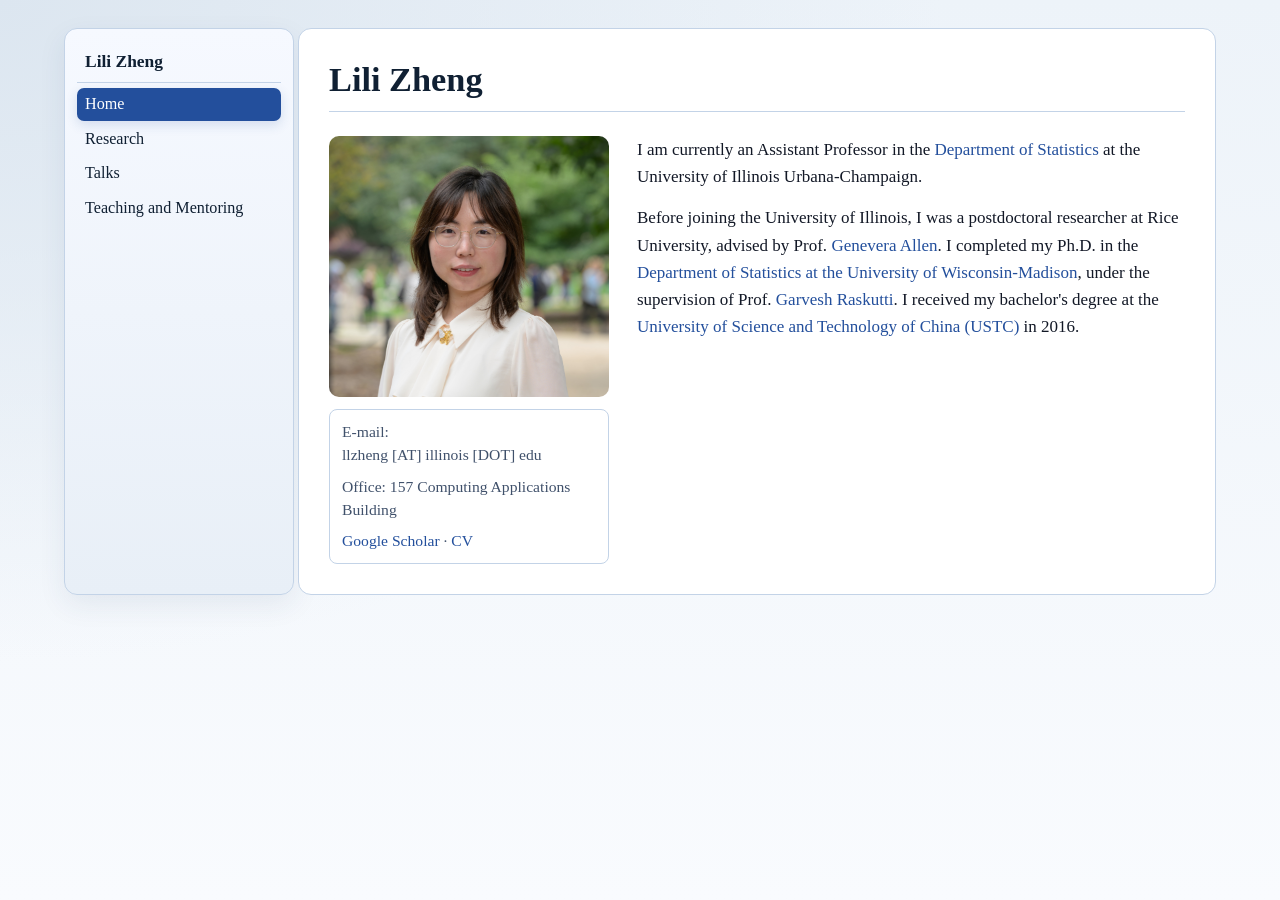
<file: index.html>
<!DOCTYPE html PUBLIC "-//W3C//DTD XHTML 1.1//EN"
  "http://www.w3.org/TR/xhtml11/DTD/xhtml11.dtd">
<html xmlns="http://www.w3.org/1999/xhtml" xml:lang="en">
<head>
<meta name="generator" content="jemdoc, see http://jemdoc.jaboc.net/" />
<meta http-equiv="Content-Type" content="text/html;charset=utf-8" />
<meta name="viewport" content="width=device-width, initial-scale=1" />
<link rel="stylesheet" href="jemdoc.css" type="text/css" />
<title>Lili Zheng</title>
</head>
<body>
<table summary="Table for page layout." id="tlayout">
<tr valign="top">
<td id="layout-menu">
<div class="menu-category">Lili Zheng</div>
<div class="menu-item"><a href="index.html" class="current">Home</a></div>
<div class="menu-item"><a href="publications.html">Research</a></div>
<div class="menu-item"><a href="talks.html">Talks</a></div>
<div class="menu-item"><a href="service.html">Teaching&nbsp;and&nbsp;Mentoring</a></div>
</td>
<td id="layout-content">
<div id="toptitle">
<h1>Lili Zheng</h1>
</div>
<div class="profile">
  <div class="profile-aside">
    <img class="profile-photo" src="Photo/LiliZheng4.jpg" alt="Portrait of Lili Zheng" width="280" height="261" />
    <div class="contact-card">
      <p>E-mail:<br />llzheng [AT] illinois [DOT] edu</p>
      <p>Office: 157 Computing Applications Building</p>
      <p><a href="https://scholar.google.com/citations?user=dW5c8p4AAAAJ&amp;hl=en&amp;authuser=1">Google Scholar</a> &middot; <a href="CV/LZ_CV.pdf?v=arxiv-2611.26407">CV</a></p>
    </div>
  </div>
  <div class="profile-bio">
    <p>I am currently an Assistant Professor in the <a href="https://stat.illinois.edu">Department of Statistics</a> at the University of Illinois Urbana-Champaign.</p>
    <p>Before joining the University of Illinois, I was a postdoctoral researcher at Rice University, advised by Prof. <a href="https://profiles.rice.edu/faculty/genevera-allen">Genevera Allen</a>. I completed my Ph.D. in the <a href="https://stat.wisc.edu">Department of Statistics at the University of Wisconsin-Madison</a>, under the supervision of Prof. <a href="http://pages.cs.wisc.edu/~raskutti/">Garvesh Raskutti</a>. I received my bachelor's degree at the <a href="https://en.ustc.edu.cn">University of Science and Technology of China (USTC)</a> in 2016.</p>
  </div>
</div>
</td>
</tr>
</table>
</body>
</html>
</file>
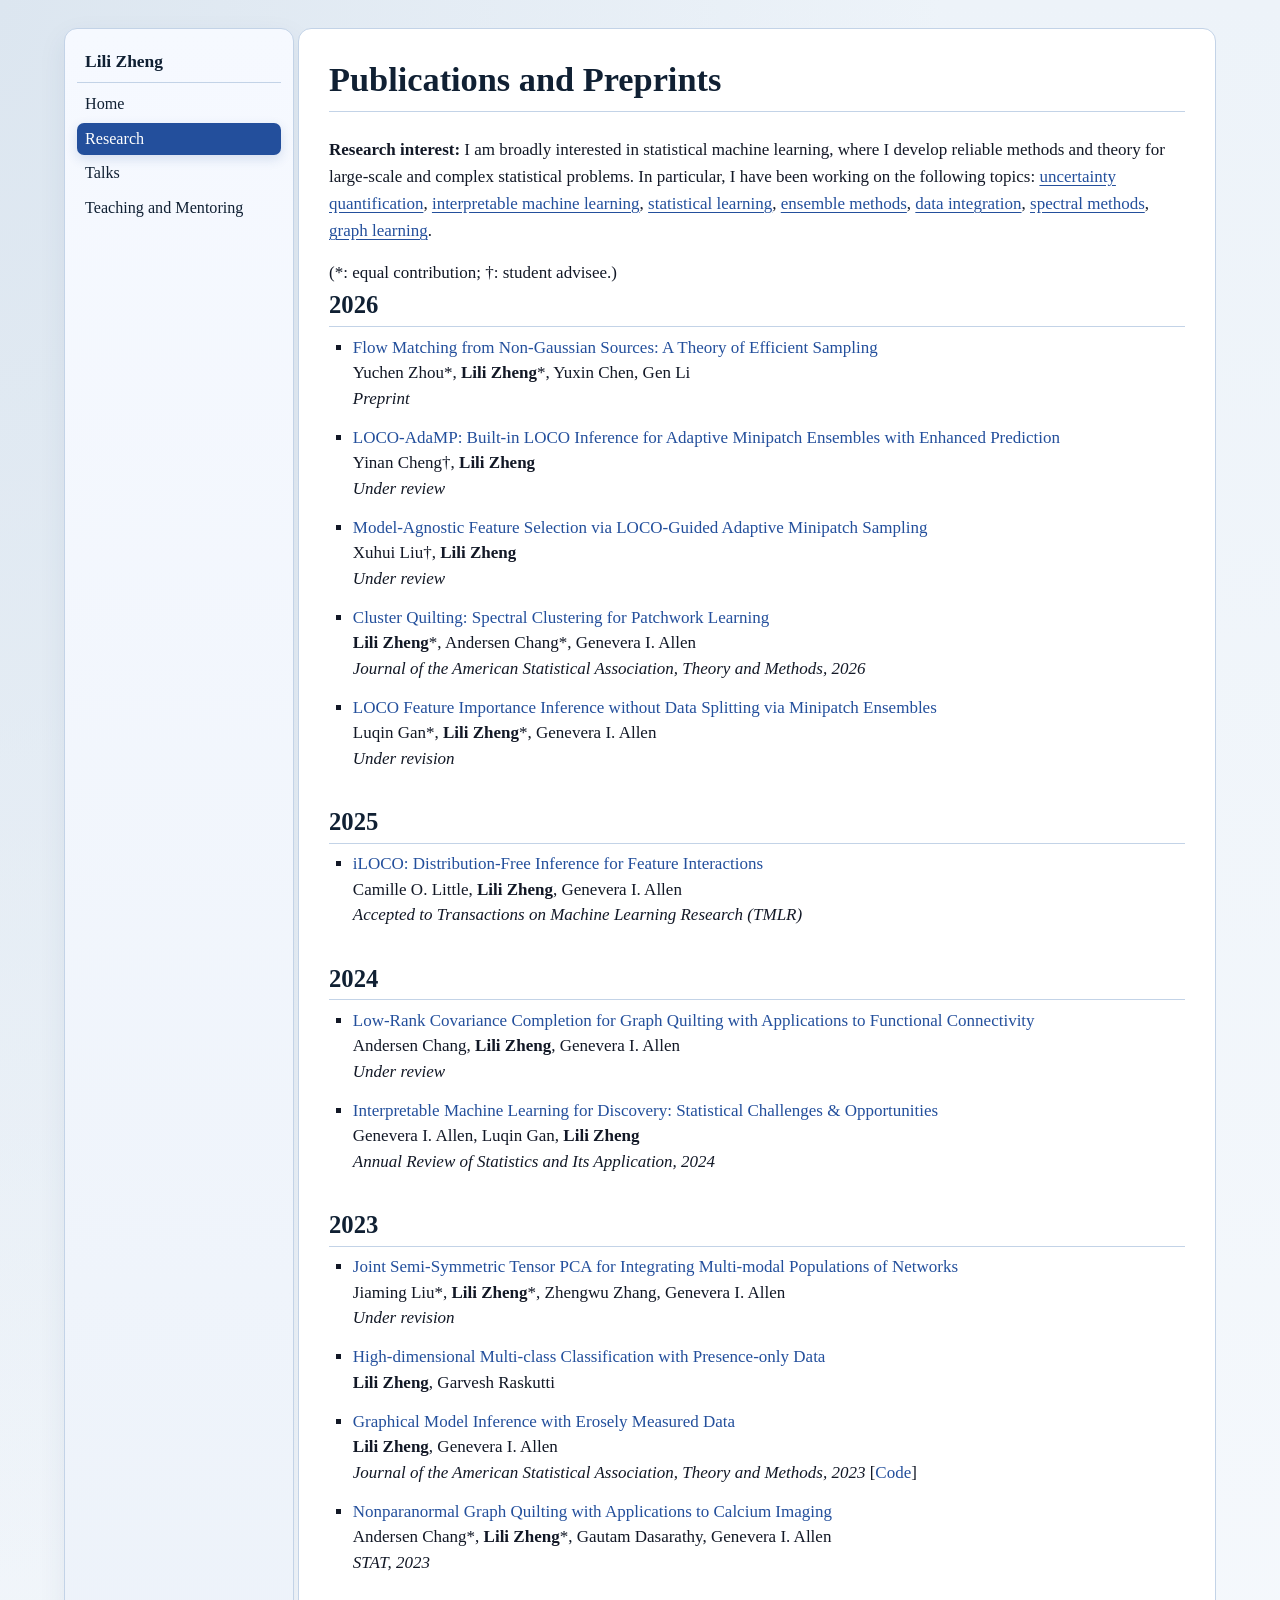
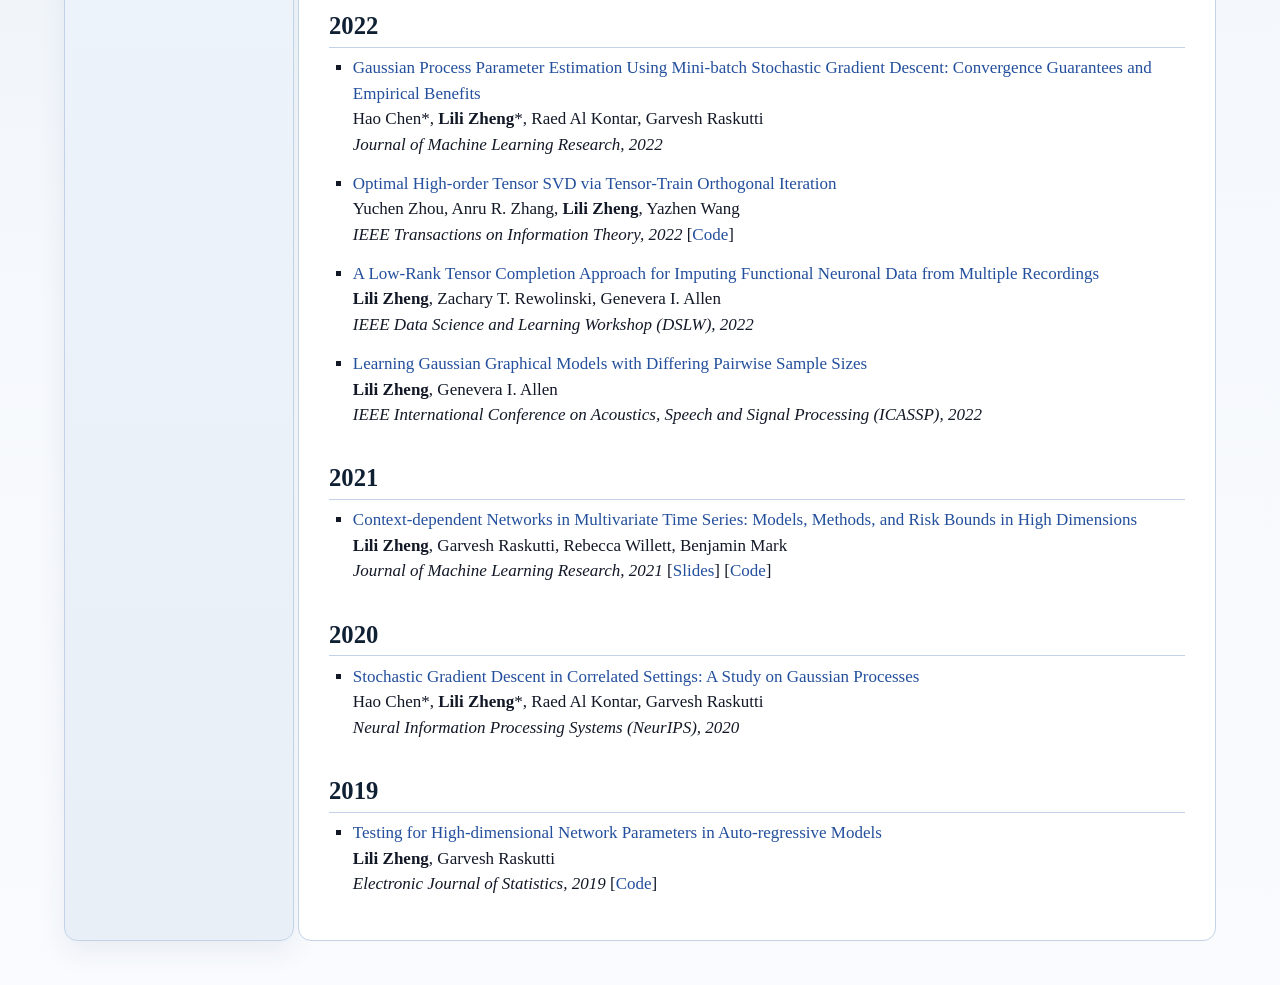
<file: publications.html>
<!DOCTYPE html PUBLIC "-//W3C//DTD XHTML 1.1//EN"
  "http://www.w3.org/TR/xhtml11/DTD/xhtml11.dtd">
<html xmlns="http://www.w3.org/1999/xhtml" xml:lang="en">
<head>
<meta name="generator" content="jemdoc, see http://jemdoc.jaboc.net/" />
<meta http-equiv="Content-Type" content="text/html;charset=utf-8" />
<meta name="viewport" content="width=device-width, initial-scale=1" />
<link rel="stylesheet" href="jemdoc.css" type="text/css" />
<script src="publications.js" type="text/javascript"></script>
<title>Publications and Preprints</title>
</head>
<body>
<table summary="Table for page layout." id="tlayout">
<tr valign="top">
<td id="layout-menu">
<div class="menu-category">Lili Zheng</div>
<div class="menu-item"><a href="index.html">Home</a></div>
<div class="menu-item"><a href="publications.html" class="current">Research</a></div>
<div class="menu-item"><a href="talks.html">Talks</a></div>
<div class="menu-item"><a href="service.html">Teaching&nbsp;and&nbsp;Mentoring</a></div>
</td>
<td id="layout-content">
<div id="toptitle">
<h1>Publications and Preprints</h1>
</div>
<p><strong>Research interest:</strong> I am broadly interested in statistical machine learning, where I develop reliable methods and theory for large-scale and complex statistical problems. In particular, I have been working on the following topics: <a class="research-topic-link" data-topic="0" href="#topic-uncertainty-quantification">uncertainty quantification</a>, <a class="research-topic-link" data-topic="1" href="#topic-interpretable-machine-learning">interpretable machine learning</a>, <a class="research-topic-link" data-topic="2" href="#topic-statistical-learning">statistical learning</a>, <a class="research-topic-link" data-topic="3" href="#topic-ensemble-methods">ensemble methods</a>, <a class="research-topic-link" data-topic="4" href="#topic-data-integration">data integration</a>, <a class="research-topic-link" data-topic="5" href="#topic-spectral-methods">spectral methods</a>, <a class="research-topic-link" data-topic="6" href="#topic-graph-learning">graph learning</a>.</p>
<p>(*: equal contribution; †: student advisee.)</p>
<div id="paper-topic-filter" class="paper-topic-filter" hidden="hidden">
  <span id="paper-topic-label" role="status"></span>
  <a href="#all-papers">All papers</a>
</div>
<div id="papers-by-year">
<h2>2026</h2>
<ul>
<li><p><a href="https://arxiv.org/abs/2611.26407">Flow Matching from Non-Gaussian Sources: A Theory of Efficient Sampling</a> <br />
Yuchen Zhou*, <b>Lili Zheng</b>*, Yuxin Chen, Gen Li <br />
<i>Preprint</i></p>
</li>
<li><p><a href="https://arxiv.org/abs/2609.36396">LOCO-AdaMP: Built-in LOCO Inference for Adaptive Minipatch Ensembles with Enhanced Prediction</a> <br />
Yinan Cheng†, <b>Lili Zheng</b> <br />
<i>Under review</i></p>
</li>
</ul>
<ul>
<li><p><a href="https://arxiv.org/abs/2609.24126">Model-Agnostic Feature Selection via LOCO-Guided Adaptive Minipatch Sampling</a> <br />
Xuhui Liu†, <b>Lili Zheng</b> <br />
<i>Under review</i></p>
</li>
</ul>
<ul>
<li><p><a href="https://arxiv.org/abs/2406.13833">Cluster Quilting: Spectral Clustering for Patchwork Learning</a> <br />
<b>Lili Zheng</b>*, Andersen Chang*, Genevera I. Allen <br />
<i>Journal of the American Statistical Association, Theory and Methods, 2026</i></p>
</li>
</ul>
<ul>
<li><p><a href="https://arxiv.org/abs/2206.02088">LOCO Feature Importance Inference without Data Splitting via Minipatch Ensembles</a> <br />
Luqin Gan*, <b>Lili Zheng</b>*, Genevera I. Allen <br />
<i>Under revision</i></p>
</li>
</ul>
<h2>2025</h2>
<ul>
<li><p><a href="https://arxiv.org/abs/2502.06661">iLOCO: Distribution-Free Inference for Feature Interactions</a> <br />
Camille O. Little, <b>Lili Zheng</b>, Genevera I. Allen <br />
<i>Accepted to Transactions on Machine Learning Research (TMLR)</i></p>
</li>
</ul>
<h2>2024</h2>
<ul>
<li><p><a href="https://arxiv.org/abs/2209.08273">Low-Rank Covariance Completion for Graph Quilting with Applications to Functional Connectivity</a> <br />
Andersen Chang, <b>Lili Zheng</b>, Genevera I. Allen <br />
<i>Under review</i></p>
</li>
</ul>
<ul>
<li><p><a href="https://arxiv.org/abs/2308.01475">Interpretable Machine Learning for Discovery: Statistical Challenges &amp; Opportunities</a> <br />
Genevera I. Allen, Luqin Gan, <b>Lili Zheng</b> <br />
<i>Annual Review of Statistics and Its Application, 2024</i></p>
</li>
</ul>
<h2>2023</h2>
<ul>
<li><p><a href="https://arxiv.org/abs/2312.14416">Joint Semi-Symmetric Tensor PCA for Integrating Multi-modal Populations of Networks</a> <br />
Jiaming Liu*, <b>Lili Zheng</b>*, Zhengwu Zhang, Genevera I. Allen <br />
<i>Under revision</i></p>
</li>
</ul>
<ul>
<li><p><a href="https://arxiv.org/abs/2304.09305">High-dimensional Multi-class Classification with Presence-only Data</a> <br />
<b>Lili Zheng</b>, Garvesh Raskutti <br /></p>
</li>
</ul>
<ul>
<li><p><a href="https://arxiv.org/abs/2210.11625">Graphical Model Inference with Erosely Measured Data</a> <br />
<b>Lili Zheng</b>, Genevera I. Allen <br />
<i>Journal of the American Statistical Association, Theory and Methods, 2023</i> [<a href="https://github.com/Lili-Zheng-stat/GI-JOE">Code</a>]</p>
</li>
</ul>
<ul>
<li><p><a href="https://arxiv.org/abs/2305.13491">Nonparanormal Graph Quilting with Applications to Calcium Imaging</a> <br />
Andersen Chang*, <b>Lili Zheng</b>*, Gautam Dasarathy, Genevera I. Allen <br />
<i>STAT, 2023</i></p>
</li>
</ul>
<h2>2022</h2>
<ul>
<li><p><a href="https://www.jmlr.org/papers/volume23/20-1365/20-1365.pdf">Gaussian Process Parameter Estimation Using Mini-batch Stochastic Gradient Descent: Convergence Guarantees and Empirical Benefits</a> <br />
Hao Chen*, <b>Lili Zheng</b>*, Raed Al Kontar, Garvesh Raskutti <br />
<i>Journal of Machine Learning Research, 2022</i></p>
</li>
</ul>
<ul>
<li><p><a href="https://arxiv.org/abs/2010.02482">Optimal High-order Tensor SVD via Tensor-Train Orthogonal Iteration</a> <br />
Yuchen Zhou, Anru R. Zhang, <b>Lili Zheng</b>, Yazhen Wang <br />
<i>IEEE Transactions on Information Theory, 2022</i> [<a href="https://github.com/Lili-Zheng-stat/TTOI">Code</a>]</p>
</li>
</ul>
<ul>
<li><p><a href="https://ieeexplore.ieee.org/abstract/document/9820079/">A Low-Rank Tensor Completion Approach for Imputing Functional Neuronal Data from Multiple Recordings</a> <br />
<b>Lili Zheng</b>, Zachary T. Rewolinski, Genevera I. Allen <br />
<i>IEEE Data Science and Learning Workshop (DSLW), 2022</i></p>
</li>
</ul>
<ul>
<li><p><a href="https://ieeexplore.ieee.org/abstract/document/9746583">Learning Gaussian Graphical Models with Differing Pairwise Sample Sizes</a> <br />
<b>Lili Zheng</b>, Genevera I. Allen <br />
<i>IEEE International Conference on Acoustics, Speech and Signal Processing (ICASSP), 2022</i></p>
</li>
</ul>
<h2>2021</h2>
<ul>
<li><p><a href="https://arxiv.org/abs/2003.07429">Context-dependent Networks in Multivariate Time Series: Models, Methods, and Risk Bounds in High Dimensions</a> <br />
<b>Lili Zheng</b>, Garvesh Raskutti, Rebecca Willett, Benjamin Mark <br />
<i>Journal of Machine Learning Research, 2021</i> [<a href="pre/Context-dependent-slides.pdf">Slides</a>] [<a href="https://github.com/Lili-Zheng-stat/Network-inference-for-autoregressive-models">Code</a>]</p>
</li>
</ul>
<h2>2020</h2>
<ul>
<li><p><a href="https://proceedings.neurips.cc/paper/2020/hash/1cb524b5a3f3f82be4a7d954063c07e2-Abstract.html">Stochastic Gradient Descent in Correlated Settings: A Study on Gaussian Processes</a> <br />
Hao Chen*, <b>Lili Zheng</b>*, Raed Al Kontar, Garvesh Raskutti <br />
<i>Neural Information Processing Systems (NeurIPS), 2020</i></p>
</li>
</ul>
<h2>2019</h2>
<ul>
<li><p><a href="https://projecteuclid.org/euclid.ejs/1576119708">Testing for High-dimensional Network Parameters in Auto-regressive Models</a> <br />
<b>Lili Zheng</b>, Garvesh Raskutti <br />
<i>Electronic Journal of Statistics, 2019</i> [<a href="https://github.com/Lili-Zheng-stat/Network-inference-for-autoregressive-models">Code</a>]</p>
</li>
</ul>
</div>
</td>
</tr>
</table>
</body>
</html>
</file>
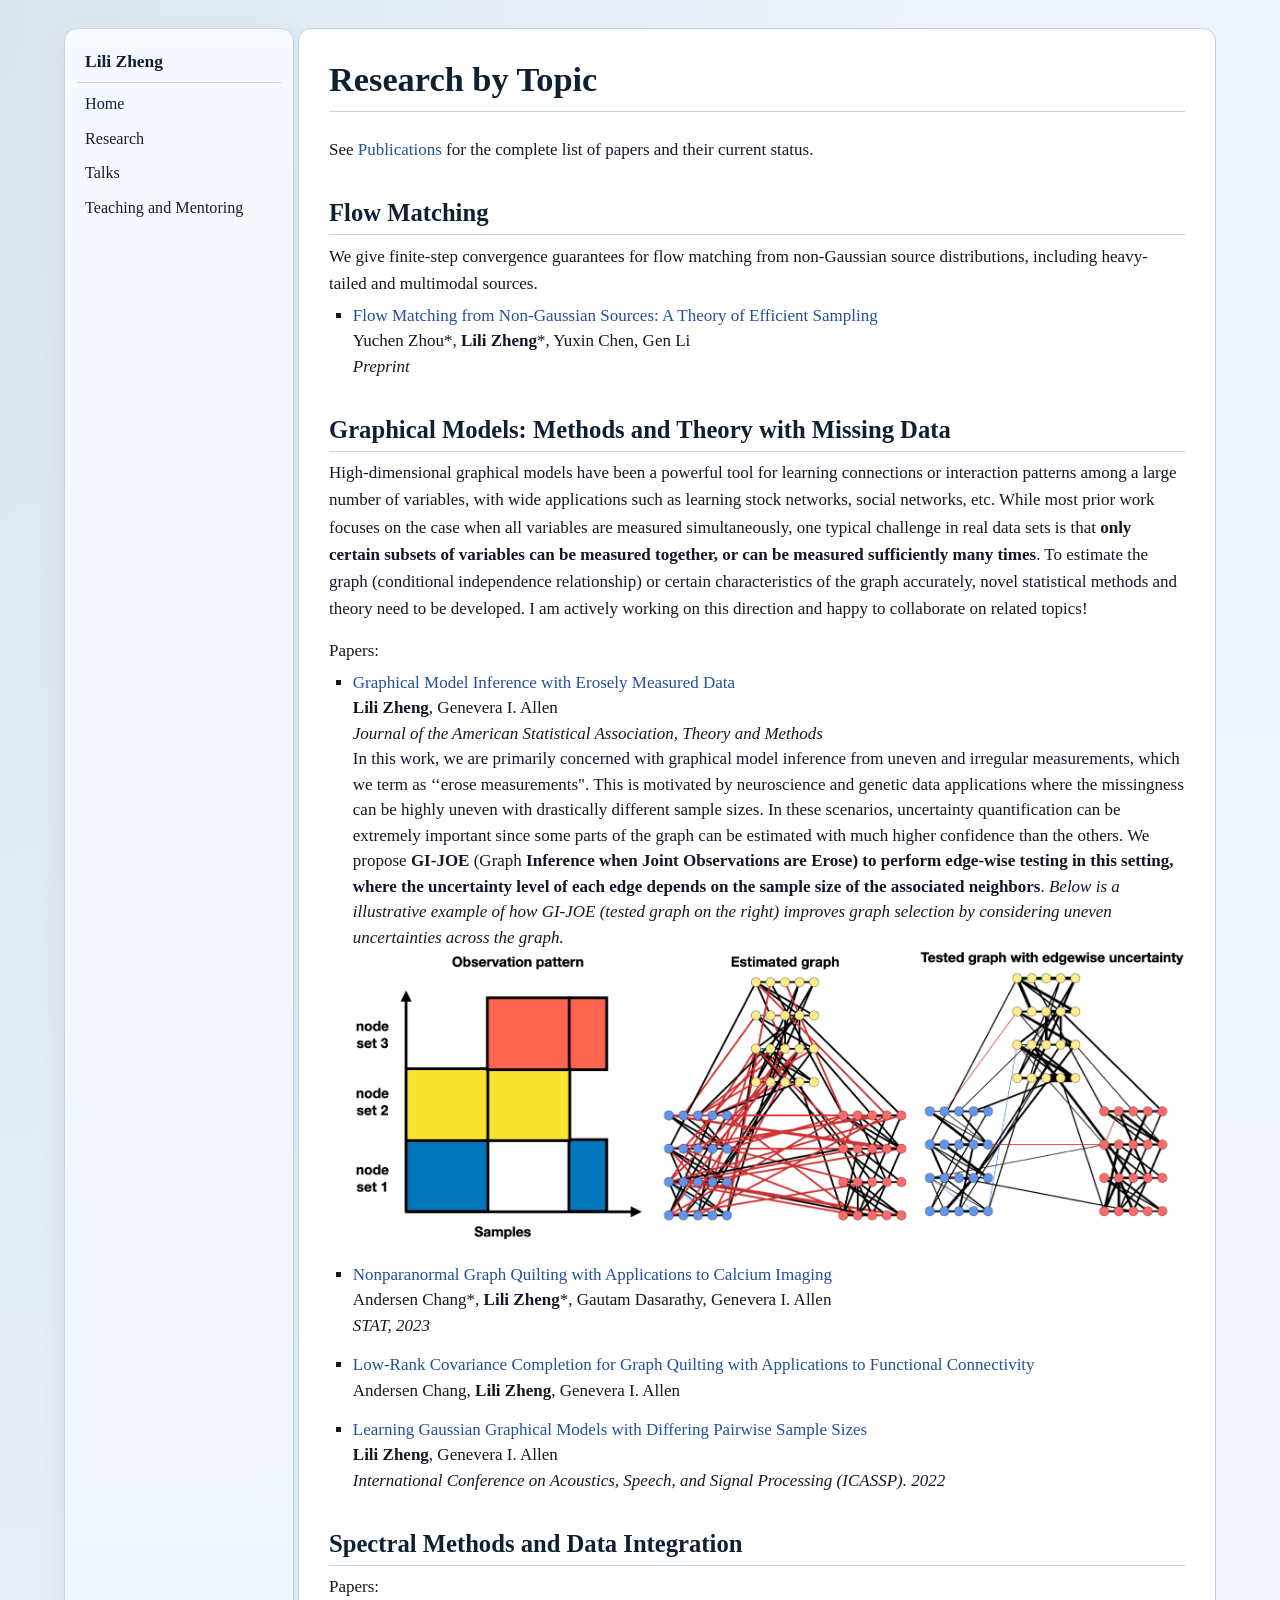
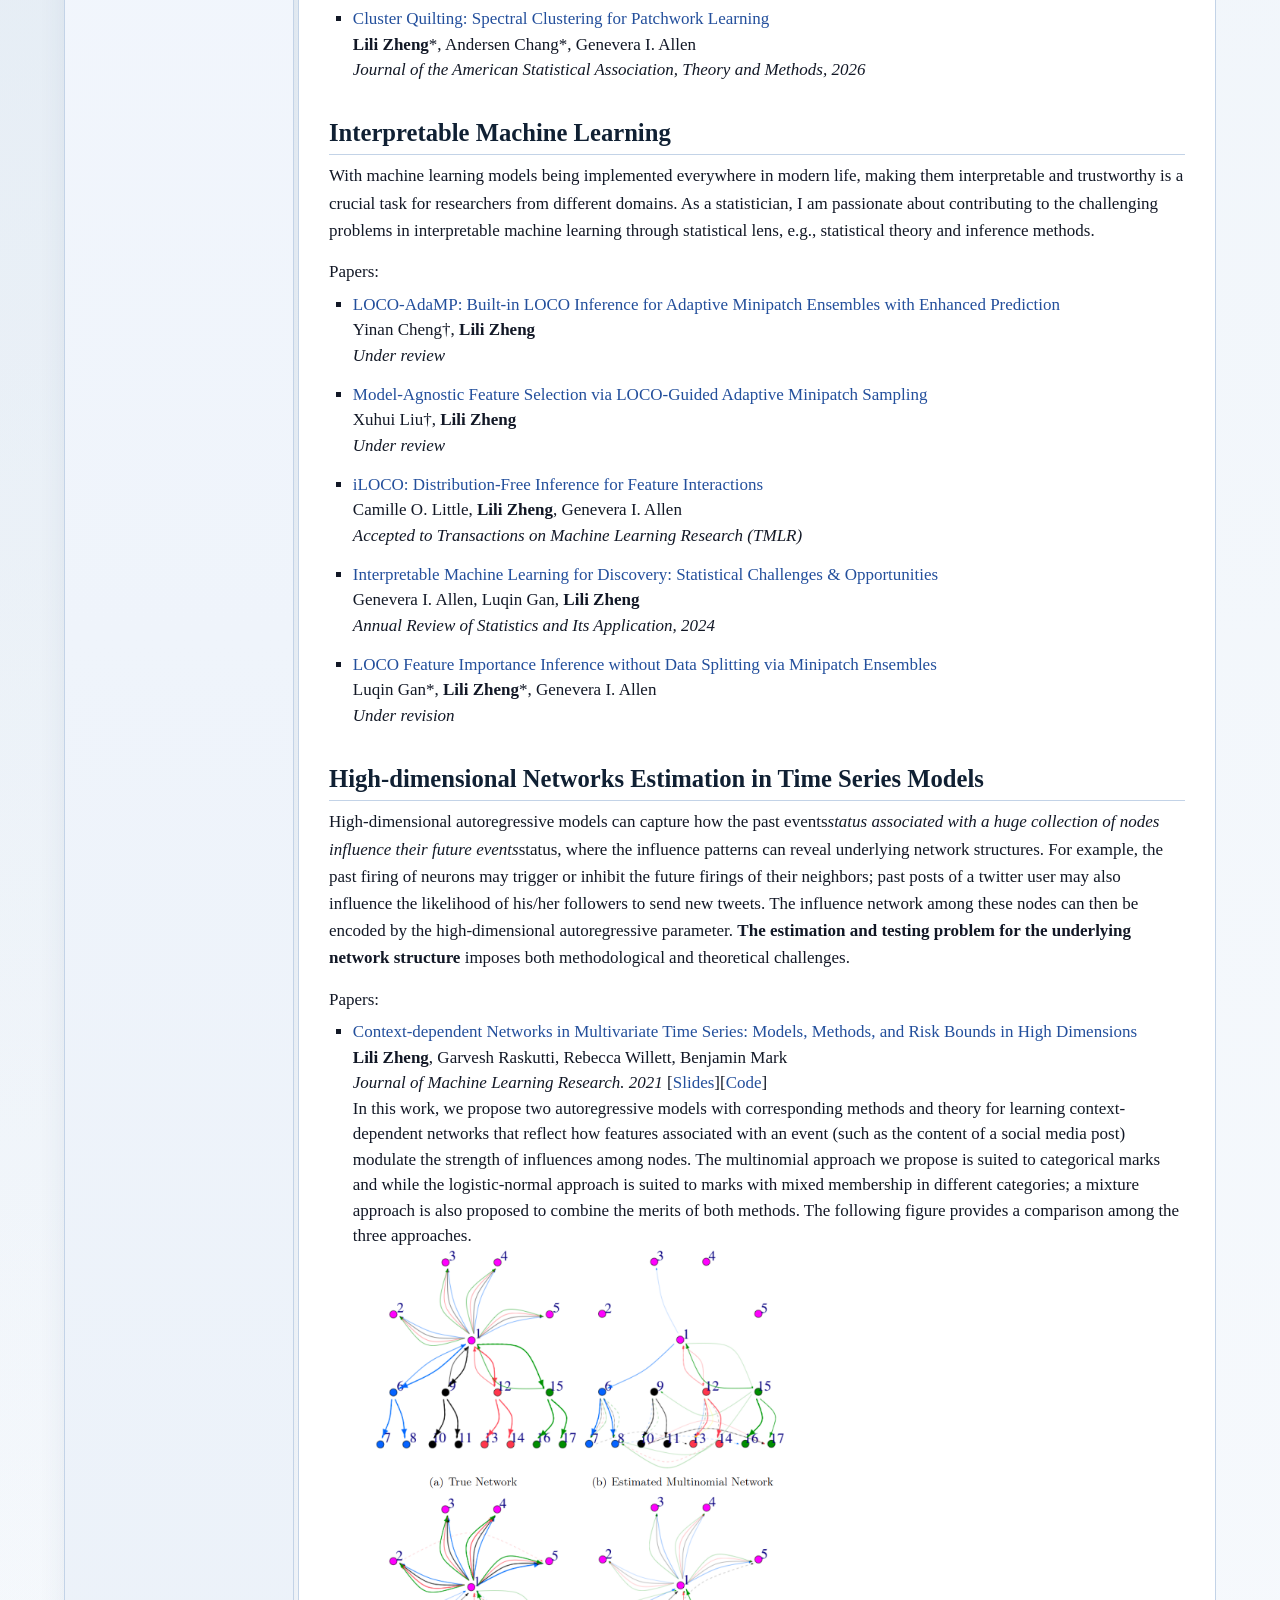
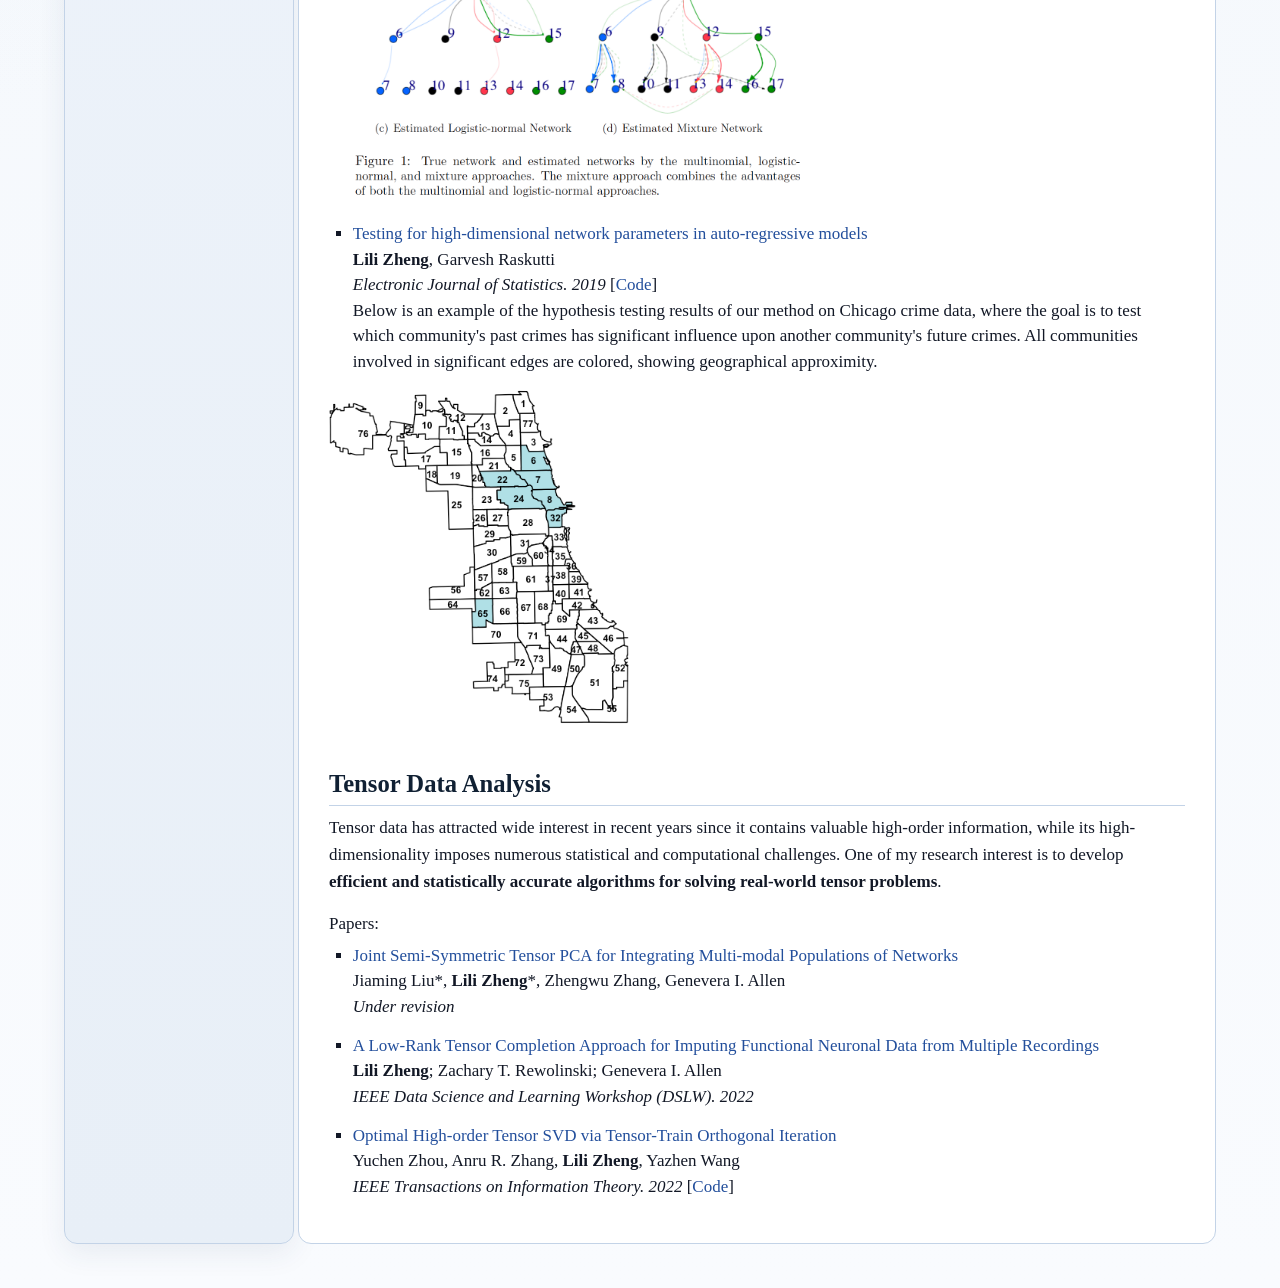
<file: research.html>
<!DOCTYPE html PUBLIC "-//W3C//DTD XHTML 1.1//EN"
  "http://www.w3.org/TR/xhtml11/DTD/xhtml11.dtd">
<html xmlns="http://www.w3.org/1999/xhtml" xml:lang="en">
<head>
<meta name="generator" content="jemdoc, see http://jemdoc.jaboc.net/" />
<meta http-equiv="Content-Type" content="text/html;charset=utf-8" />
<meta name="viewport" content="width=device-width, initial-scale=1" />
<link rel="stylesheet" href="jemdoc.css" type="text/css" />
<title>Research by Topic</title>
</head>
<body>
<table summary="Table for page layout." id="tlayout">
<tr valign="top">
<td id="layout-menu">
<div class="menu-category">Lili Zheng</div>
<div class="menu-item"><a href="index.html">Home</a></div>
<div class="menu-item"><a href="publications.html">Research</a></div>
<div class="menu-item"><a href="talks.html">Talks</a></div>
<div class="menu-item"><a href="service.html">Teaching&nbsp;and&nbsp;Mentoring</a></div>
</td>
<td id="layout-content">
<div id="toptitle">
<h1>Research by Topic</h1>
</div>
<p>See <a href="publications.html">Publications</a> for the complete list of papers and their current status.</p>
<h2>Flow Matching</h2>
<p>We give finite-step convergence guarantees for flow matching from non-Gaussian source distributions, including heavy-tailed and multimodal sources.</p>
<ul>
<li><p><a href="https://arxiv.org/abs/2611.26407">Flow Matching from Non-Gaussian Sources: A Theory of Efficient Sampling</a> <br />
Yuchen Zhou*, <b>Lili Zheng</b>*, Yuxin Chen, Gen Li <br />
<i>Preprint</i></p>
</li>
</ul>
<h2>Graphical Models: Methods and Theory with Missing Data</h2>
<p>High-dimensional graphical models have been a powerful tool for learning connections or interaction patterns
among a large number of variables, with wide applications such as learning stock networks, social networks, etc. While most prior
work focuses on the case when all variables are measured
simultaneously, one typical challenge in real data sets is that 
<b>only certain subsets of variables can be measured together, or can be measured sufficiently many times</b>.
To estimate the graph (conditional independence relationship) or certain characteristics of the graph accurately, novel statistical methods and theory 
need to be developed. I am actively working on this direction and happy to collaborate on related topics!</p>
<p>Papers:</p>
<ul>
<li><p><a href="https://arxiv.org/pdf/2210.11625">Graphical Model Inference with Erosely Measured Data</a> <br />
<b>Lili Zheng</b>, Genevera I. Allen <br />
<i>Journal of the American Statistical Association, Theory and Methods</i> <br />
In this work, we are primarily concerned with graphical model inference from uneven and irregular measurements, which we term as &lsquo;&lsquo;erose measurements". This is motivated by neuroscience and genetic data applications where the missingness can be highly uneven with drastically different sample sizes. In these scenarios, uncertainty quantification can be extremely important since some parts of the graph can be estimated with much higher confidence than the others. We propose <b>GI-JOE</b> (Graph <b>Inference when Joint Observations are Erose) to perform edge-wise testing in this setting, where the uncertainty level of each edge depends on the sample size of the associated neighbors</b>. <i>Below is a illustrative example of how GI-JOE (tested graph on the right) improves graph selection by considering uneven uncertainties across the graph.</i> <br />
<img src="fig/GIJOE.jpeg" width="900px" height="300px" alt="alt text" /></p>
</li>
</ul>
<ul>
<li><p><a href="https://arxiv.org/abs/2305.13491">Nonparanormal Graph Quilting with Applications to Calcium Imaging</a> <br />
Andersen Chang*, <b>Lili Zheng</b>*, Gautam Dasarathy, Genevera I. Allen <br />
<i>STAT, 2023</i></p>
</li>
</ul>
<ul>
<li><p><a href="https://arxiv.org/pdf/2209.08273">Low-Rank Covariance Completion for Graph Quilting with Applications to Functional Connectivity</a> <br />
Andersen Chang, <b>Lili Zheng</b>, Genevera I. Allen <br /></p>
</li>
</ul>
<ul>
<li><p><a href="https://ieeexplore.ieee.org/abstract/document/9746583">Learning Gaussian Graphical Models with Differing Pairwise Sample Sizes</a> <br />
<b>Lili Zheng</b>, Genevera I. Allen <br />
<i>International Conference on Acoustics, Speech, and Signal Processing (ICASSP). 2022</i></p>
</li>
</ul>
<h2>Spectral Methods and Data Integration</h2>
<p>Papers:</p>
<ul>
<li><p><a href="https://arxiv.org/abs/2406.13833">Cluster Quilting: Spectral Clustering for Patchwork Learning</a> <br />
<b>Lili Zheng</b>*, Andersen Chang*, Genevera I. Allen <br />
<i>Journal of the American Statistical Association, Theory and Methods, 2026</i></p>
</li>
</ul>
<h2>Interpretable Machine Learning</h2>
<p>With machine learning models being implemented everywhere in modern life, making them interpretable and trustworthy is a crucial task for researchers from different domains. As a statistician, I am passionate about contributing to the challenging problems in interpretable machine learning through statistical lens, e.g., statistical theory and inference methods.</p>
<p>Papers:</p>
<ul>
<li><p><a href="https://arxiv.org/abs/2609.36396">LOCO-AdaMP: Built-in LOCO Inference for Adaptive Minipatch Ensembles with Enhanced Prediction</a> <br />
Yinan Cheng†, <b>Lili Zheng</b> <br />
<i>Under review</i></p>
</li>
</ul>
<ul>
<li><p><a href="https://arxiv.org/abs/2609.24126">Model-Agnostic Feature Selection via LOCO-Guided Adaptive Minipatch Sampling</a> <br />
Xuhui Liu†, <b>Lili Zheng</b> <br />
<i>Under review</i></p>
</li>
</ul>
<ul>
<li><p><a href="https://arxiv.org/abs/2502.06661">iLOCO: Distribution-Free Inference for Feature Interactions</a> <br />
Camille O. Little, <b>Lili Zheng</b>, Genevera I. Allen <br />
<i>Accepted to Transactions on Machine Learning Research (TMLR)</i></p>
</li>
</ul>
<ul>
<li><p><a href="https://arxiv.org/abs/2308.01475">Interpretable Machine Learning for Discovery: Statistical Challenges &amp; Opportunities</a> <br />
Genevera I. Allen, Luqin Gan, <b>Lili Zheng</b> <br />
<i>Annual Review of Statistics and Its Application, 2024</i></p>
</li>
</ul>
<ul>
<li><p><a href="https://arxiv.org/abs/2206.02088">LOCO Feature Importance Inference without Data Splitting via Minipatch Ensembles</a> <br />
Luqin Gan*, <b>Lili Zheng</b>*, Genevera I. Allen <br />
<i>Under revision</i></p>
</li>
</ul>
<h2>High-dimensional Networks Estimation in Time Series Models</h2>
<p>High-dimensional autoregressive models can capture how the past events<i>status associated with a huge collection of nodes influence their future events</i>status, where the influence patterns can reveal underlying network structures. For example, the past firing of neurons may trigger or inhibit the future firings of their neighbors; past posts of a twitter user may also influence the likelihood of his/her followers to send new tweets. The influence network among these nodes can then be encoded by the high-dimensional autoregressive parameter. <b>The estimation and testing problem for the underlying network structure</b> imposes both methodological and theoretical challenges.</p>
<p>Papers:</p>
<ul>
<li><p><a href="https://arxiv.org/abs/2003.07429">Context-dependent Networks in Multivariate Time Series: Models, Methods, and Risk Bounds in High Dimensions</a> <br />
<b>Lili Zheng</b>, Garvesh Raskutti, Rebecca Willett, Benjamin Mark <br />
<i>Journal of Machine Learning Research. 2021</i> [<a href="pre/Context-dependent-slides.pdf">Slides</a>][<a href="https://github.com/Lili-Zheng-stat/Network-inference-for-autoregressive-models">Code</a>] <br />
In this work, we propose two autoregressive models with corresponding methods and theory for learning 
context-dependent networks that reflect how features associated with an event (such as the content of a social media post) modulate the strength of influences among nodes. The multinomial approach we propose is suited to categorical marks and while the logistic-normal approach is suited to marks with mixed membership in different categories; a mixture approach is also proposed to combine the merits of both methods. The following figure provides a comparison among the three approaches. <br />
<img src="fig/context-dependent-synthetic.png" width="450px" height="560px" alt="alt text" /></p>
</li>
<li><p><a href="https://projecteuclid.org/euclid.ejs/1576119708">Testing for high-dimensional network parameters in auto-regressive models</a> <br />
<b>Lili Zheng</b>, Garvesh Raskutti <br />
<i>Electronic Journal of Statistics. 2019</i> [<a href="https://github.com/Lili-Zheng-stat/Network-inference-for-autoregressive-models">Code</a>] <br />
Below is an example of the hypothesis testing results of our method on Chicago crime data, where the goal is to test which community's past crimes has significant influence upon another community's future crimes. All communities involved in significant edges are colored, showing geographical approximity.<br /></p>
</li>
</ul>
<p><img src="fig/hptest-chicago.png" width="300px" height="400px" alt="alt text" /></p>
<h2>Tensor Data Analysis</h2>
<p>Tensor data has attracted wide interest in recent years since it contains valuable high-order information,
while its high-dimensionality imposes numerous statistical and computational challenges. One of my research interest is to develop <b>efficient and statistically accurate algorithms for solving real-world tensor problems</b>.</p>
<p>Papers:</p>
<ul>
<li><p><a href="https://arxiv.org/abs/2312.14416">Joint Semi-Symmetric Tensor PCA for Integrating Multi-modal Populations of Networks</a><br />
Jiaming Liu*, <b>Lili Zheng</b>*, Zhengwu Zhang, Genevera I. Allen <br />
<i>Under revision</i> <br /></p>
</li>
</ul>
<ul>
<li><p><a href="https://ieeexplore.ieee.org/abstract/document/9820079/">A Low-Rank Tensor Completion Approach for Imputing Functional Neuronal Data from Multiple Recordings</a> <br />
<b>Lili Zheng</b>; Zachary T. Rewolinski; Genevera I. Allen <br />
<i>IEEE Data Science and Learning Workshop (DSLW). 2022</i> <br /></p>
</li>
</ul>
<ul>
<li><p><a href="https://arxiv.org/abs/2010.02482">Optimal High-order Tensor SVD via Tensor-Train Orthogonal Iteration</a> <br />
Yuchen Zhou, Anru R. Zhang, <b>Lili Zheng</b>, Yazhen Wang <br />
<i>IEEE Transactions on Information Theory. 2022</i> [<a href="https://github.com/Lili-Zheng-stat/TTOI">Code</a>]<br /></p>
</li>
</ul>
</td>
</tr>
</table>
</body>
</html>
</file>
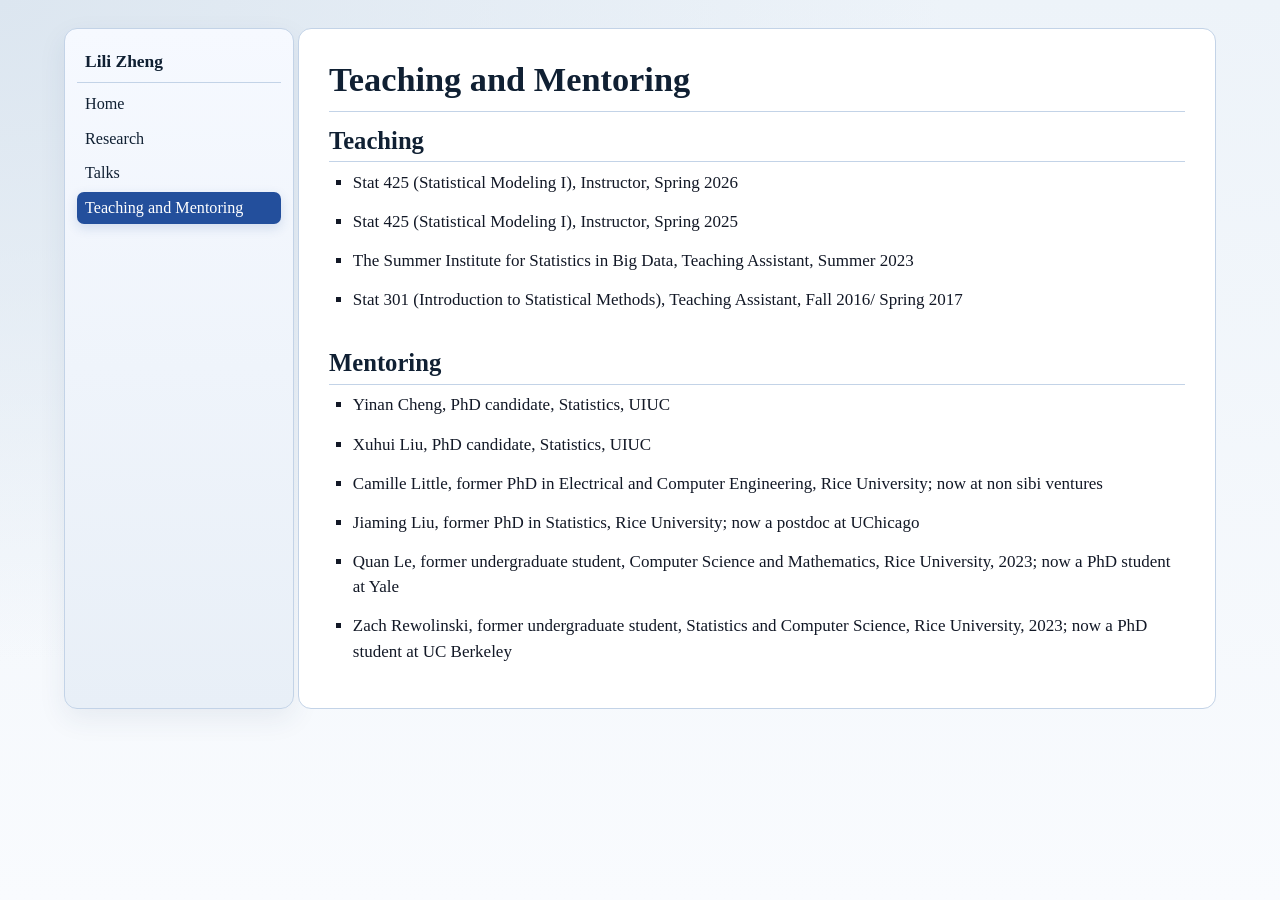
<file: service.html>
<!DOCTYPE html PUBLIC "-//W3C//DTD XHTML 1.1//EN"
  "http://www.w3.org/TR/xhtml11/DTD/xhtml11.dtd">
<html xmlns="http://www.w3.org/1999/xhtml" xml:lang="en">
<head>
<meta name="generator" content="jemdoc, see http://jemdoc.jaboc.net/" />
<meta http-equiv="Content-Type" content="text/html;charset=utf-8" />
<meta name="viewport" content="width=device-width, initial-scale=1" />
<link rel="stylesheet" href="jemdoc.css" type="text/css" />
<title>Teaching and Mentoring</title>
</head>
<body>
<table summary="Table for page layout." id="tlayout">
<tr valign="top">
<td id="layout-menu">
<div class="menu-category">Lili Zheng</div>
<div class="menu-item"><a href="index.html">Home</a></div>
<div class="menu-item"><a href="publications.html">Research</a></div>
<div class="menu-item"><a href="talks.html">Talks</a></div>
<div class="menu-item"><a href="service.html" class="current">Teaching&nbsp;and&nbsp;Mentoring</a></div>
</td>
<td id="layout-content">
<div id="toptitle">
<h1>Teaching and Mentoring</h1>
</div>
<h2>Teaching</h2>
<ul>
<li><p>Stat 425 (Statistical Modeling I), Instructor, Spring 2026 <br /></p>
</li>
</ul>
<ul>
<li><p>Stat 425 (Statistical Modeling I), Instructor, Spring 2025 <br /></p>
</li>
<li><p>The Summer Institute for Statistics in Big Data, Teaching Assistant, Summer 2023 <br /></p>
</li>
<li><p>Stat 301 (Introduction to Statistical Methods), Teaching Assistant, Fall 2016/ Spring 2017 <br /></p>
</li>
</ul>
<h2>Mentoring </h2>
<ul>
<li><p>Yinan Cheng, PhD candidate, Statistics, UIUC <br /></p>
</li>
<li><p>Xuhui Liu, PhD candidate, Statistics, UIUC <br /></p>
</li>
<li><p>Camille Little, former PhD in Electrical and Computer Engineering, Rice University; now at non sibi ventures <br /></p>
</li>
<li><p>Jiaming Liu, former PhD in Statistics, Rice University; now a postdoc at UChicago <br /></p>
</li>
<li><p>Quan Le, former undergraduate student, Computer Science and Mathematics, Rice University, 2023; now a PhD student at Yale <br /> </p>
</li>
<li><p>Zach Rewolinski, former undergraduate student, Statistics and Computer Science, Rice University, 2023; now a PhD student at UC Berkeley <br /></p>
</li>
</ul>
</td>
</tr>
</table>
</body>
</html>
</file>
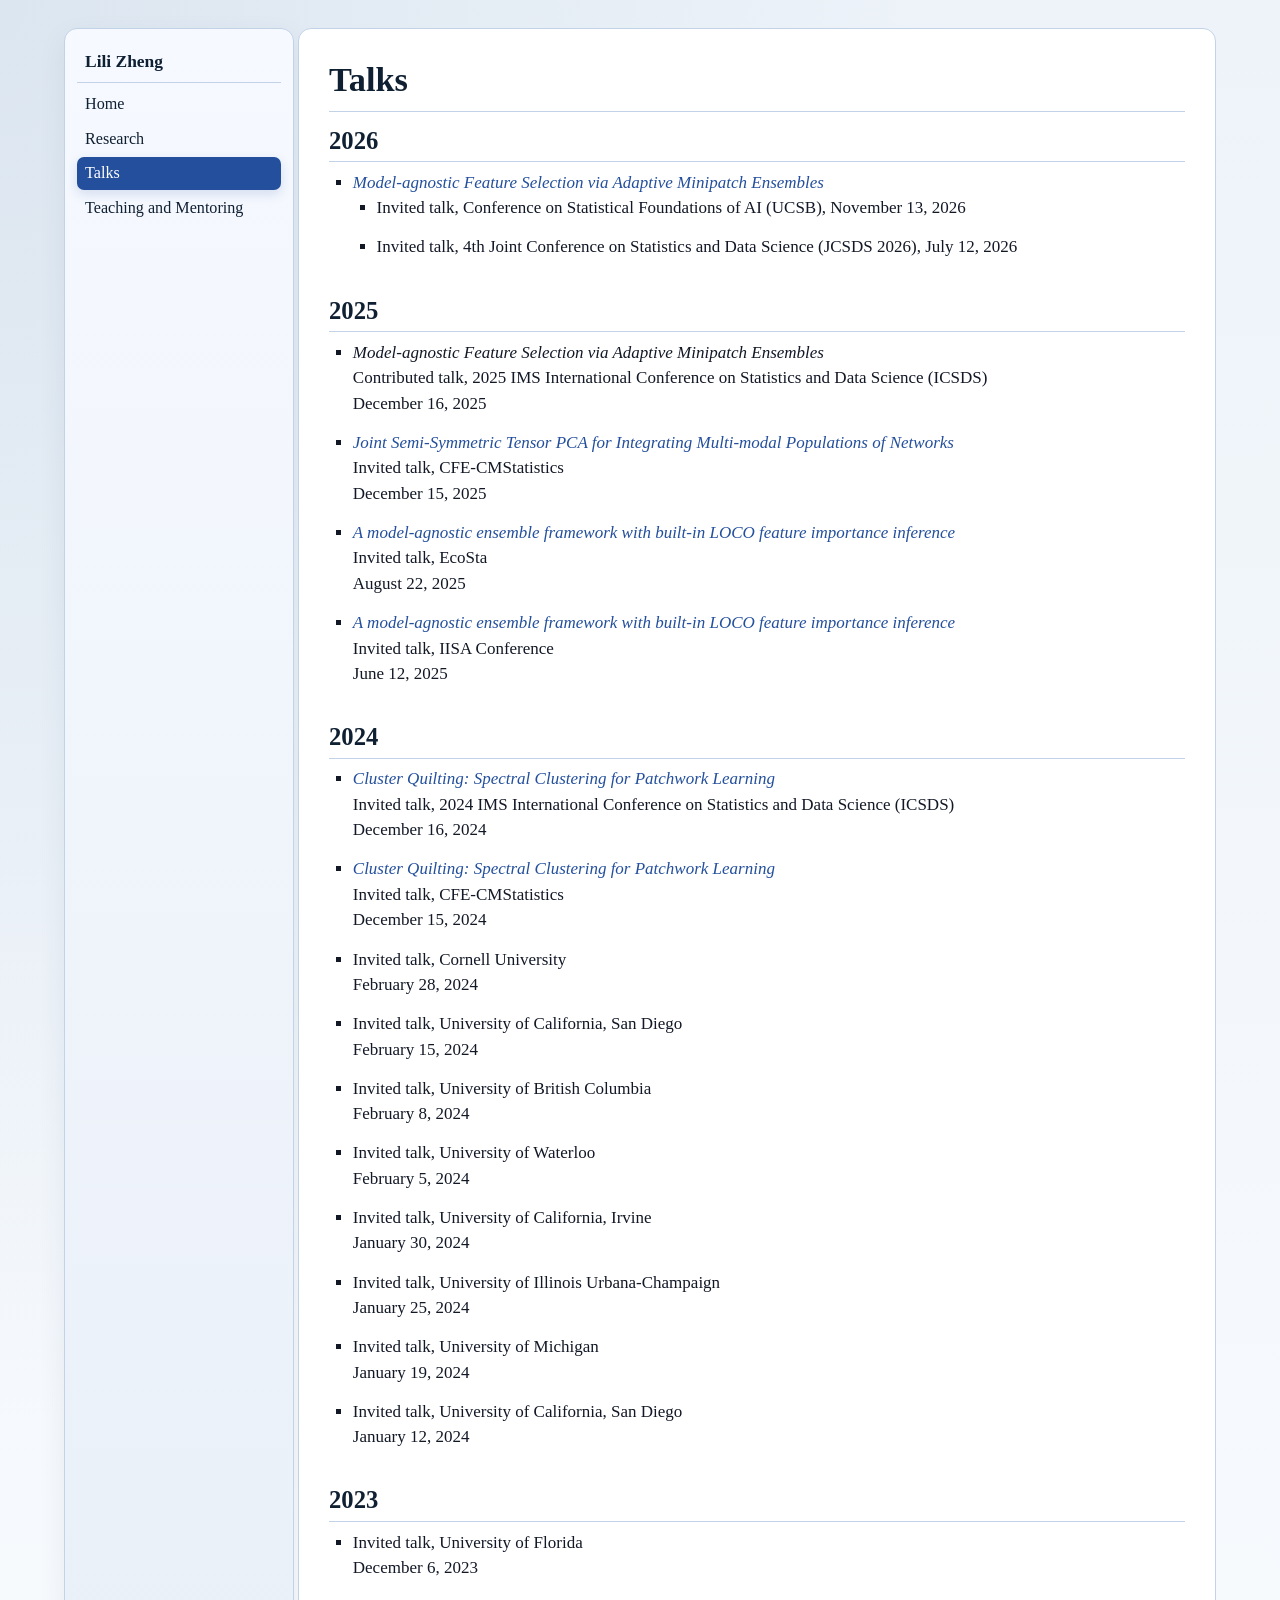
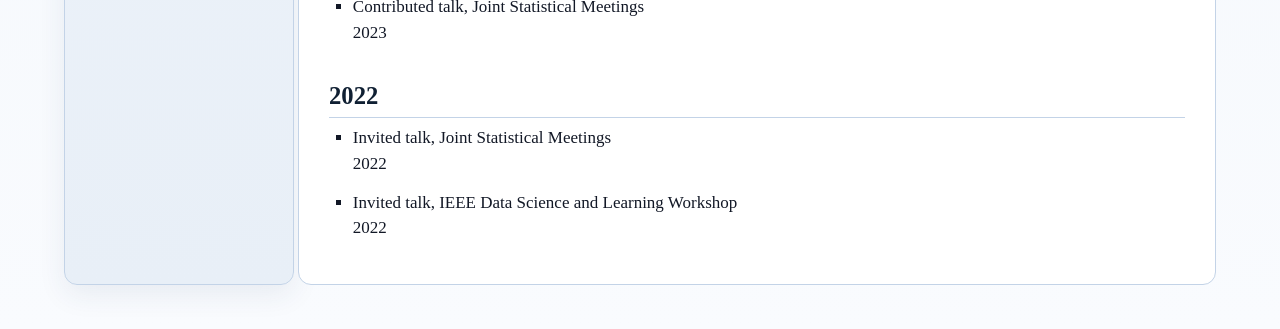
<file: talks.html>
<!DOCTYPE html PUBLIC "-//W3C//DTD XHTML 1.1//EN"
  "http://www.w3.org/TR/xhtml11/DTD/xhtml11.dtd">
<html xmlns="http://www.w3.org/1999/xhtml" xml:lang="en">
<head>
<meta name="generator" content="jemdoc, see http://jemdoc.jaboc.net/" />
<meta http-equiv="Content-Type" content="text/html;charset=utf-8" />
<meta name="viewport" content="width=device-width, initial-scale=1" />
<link rel="stylesheet" href="jemdoc.css" type="text/css" />
<title>Talks</title>
</head>
<body>
<table summary="Table for page layout." id="tlayout">
<tr valign="top">
<td id="layout-menu">
<div class="menu-category">Lili Zheng</div>
<div class="menu-item"><a href="index.html">Home</a></div>
<div class="menu-item"><a href="publications.html">Research</a></div>
<div class="menu-item"><a href="talks.html" class="current">Talks</a></div>
<div class="menu-item"><a href="service.html">Teaching&nbsp;and&nbsp;Mentoring</a></div>
</td>
<td id="layout-content">
<div id="toptitle">
<h1>Talks</h1>
</div>
<h2>2026</h2>
<ul>
<li><p><i><a href="slides/AdaMP_Slides.pdf">Model-agnostic Feature Selection via Adaptive Minipatch
Ensembles</a></i></p>
<ul>
<li><p>Invited talk, Conference on Statistical Foundations of AI (UCSB), November 13, 2026</p></li>
<li><p>Invited talk, 4th Joint Conference on Statistics and Data Science (JCSDS 2026), July 12, 2026</p></li>
</ul>
</li>
</ul>
<h2>2025</h2>
<ul>
<li><p><i>Model-agnostic Feature Selection via Adaptive Minipatch
Ensembles</i> <br />
Contributed talk, 2025 IMS International Conference on Statistics and Data Science (ICSDS) <br />
December 16, 2025</p>
</li>
</ul>
<ul>
<li><p><i><a href="slides/JisstPCA_Slides.pdf">Joint Semi-Symmetric Tensor PCA for
Integrating Multi-modal Populations of Networks</a></i> <br />
Invited talk, CFE-CMStatistics <br />
December 15, 2025</p>
</li>
</ul>
<ul>
<li><p><i><a href="slides/LOCO_MP_Talk.pdf">A model-agnostic ensemble framework with built-in LOCO feature importance inference</a></i> <br />
Invited talk, EcoSta <br />
August 22, 2025</p>
</li>
</ul>
<ul>
<li><p><i><a href="slides/LOCO_MP_Talk.pdf">A model-agnostic ensemble framework with built-in LOCO feature importance inference</a></i> <br />
Invited talk, IISA Conference <br />
June 12, 2025</p>
</li>
</ul>
<h2>2024</h2>
<ul>
<li><p><i><a href="slides/CQ.pdf">Cluster Quilting: Spectral Clustering for Patchwork Learning</a></i> <br />
Invited talk, 2024 IMS International Conference on Statistics and Data Science (ICSDS) <br />
December 16, 2024</p>
</li>
</ul>
<ul>
<li><p><i><a href="slides/CQ.pdf">Cluster Quilting: Spectral Clustering for Patchwork Learning</a></i> <br />
Invited talk, CFE-CMStatistics <br />
December 15, 2024</p>
</li>
</ul>
<ul>
<li><p>Invited talk, Cornell University <br />
February 28, 2024</p>
</li>
</ul>
<ul>
<li><p>Invited talk, University of California, San Diego <br />
February 15, 2024</p>
</li>
</ul>
<ul>
<li><p>Invited talk, University of British Columbia <br />
February 8, 2024</p>
</li>
</ul>
<ul>
<li><p>Invited talk, University of Waterloo <br />
February 5, 2024</p>
</li>
</ul>
<ul>
<li><p>Invited talk, University of California, Irvine <br />
January 30, 2024</p>
</li>
</ul>
<ul>
<li><p>Invited talk, University of Illinois Urbana-Champaign <br />
January 25, 2024</p>
</li>
</ul>
<ul>
<li><p>Invited talk, University of Michigan <br />
January 19, 2024</p>
</li>
</ul>
<ul>
<li><p>Invited talk, University of California, San Diego <br />
January 12, 2024</p>
</li>
</ul>
<h2>2023</h2>
<ul>
<li><p>Invited talk, University of Florida <br />
December 6, 2023</p>
</li>
</ul>
<ul>
<li><p>Contributed talk, Joint Statistical Meetings <br />
2023</p>
</li>
</ul>
<h2>2022</h2>
<ul>
<li><p>Invited talk, Joint Statistical Meetings <br />
2022</p>
</li>
</ul>
<ul>
<li><p>Invited talk, IEEE Data Science and Learning Workshop <br />
2022</p>
</li>
</ul>
</td>
</tr>
</table>
</body>
</html>
</file>
<file: jemdoc.css>
/* Default css file for jemdoc. */

table#tlayout {
    border: none;
    border-collapse: separate;
    background: white;
}

body {
	background: white;
	font-family: Georgia, serif;
	padding-bottom: 8px;
	margin: 0;
}

#layout-menu {
	background: #f6f6f6;
	border: 1px solid #dddddd;
	padding-top: 0.5em;
	padding-left: 8px;
	padding-right: 8px;
	font-size: 1.0em;
	width: auto;
	white-space: nowrap;
    text-align: left;
    vertical-align: top;
}

#layout-menu td {
	background: #f4f4f4;
    vertical-align: top;
}

#layout-content {
	padding-top: 0.0em;
	padding-left: 1.0em;
	padding-right: 1.0em;
    border: none;
    background: white;
    text-align: left;
    vertical-align: top;
}

#layout-menu a {
	line-height: 1.5em;
	margin-left: 0.5em;
}

tt {
    background: #ffffdd;
}

pre, tt {
	font-size: 90%;
	font-family: monaco, monospace;
}

a, a > tt {
	color: #224b8d;
	text-decoration: none;
}

a:hover {
	border-bottom: 1px gray dotted;
}

#layout-menu a.current:link, #layout-menu a.current:visited {
	color: #022b6d;
	border-bottom: 1px gray solid;
}
#layout-menu a:link, #layout-menu a:visited, #layout-menu a:hover {
	color: #527bbd;
	text-decoration: none;
}
#layout-menu a:hover {
	text-decoration: none;
}

div.menu-category {
	border-bottom: 1px solid gray;
	margin-top: 0.8em;
	padding-top: 0.2em;
	padding-bottom: 0.1em;
	font-weight: bold;
}

div.menu-item {
	padding-left: 16px;
	text-indent: -16px;
}

div#toptitle {
	padding-bottom: 0.2em;
	margin-bottom: 1.5em;
	border-bottom: 3px double gray;
}

/* Reduce space if we begin the page with a title. */
div#toptitle + h2, div#toptitle + h3 {
	margin-top: -0.7em;
}

div#subtitle {
	margin-top: 0.0em;
	margin-bottom: 0.0em;
	padding-top: 0em;
	padding-bottom: 0.1em;
}

em {
	font-style: italic;
}

strong {
	font-weight: bold;
}


h1, h2, h3 {
	color: #527bbd;
	margin-top: 0.7em;
	margin-bottom: 0.3em;
	padding-bottom: 0.2em;
	line-height: 1.0;
	padding-top: 0.5em;
	border-bottom: 1px solid #aaaaaa;
}

h1 {
	font-size: 165%;
}

h2 {
	padding-top: 0.8em;
	font-size: 125%;
}

h2 + h3 {
    padding-top: 0.2em;
}

h3 {
	font-size: 110%;
	border-bottom: none;
}

p {
	margin-top: 0.0em;
	margin-bottom: 0.8em;
	padding: 0;
	line-height: 1.3;
}

pre {
	padding: 0;
	margin: 0;
}

div#footer {
	font-size: small;
	border-top: 1px solid #c0c0c0;
	padding-top: 0.1em;
	margin-top: 4.0em;
	color: #c0c0c0;
}

div#footer a {
	color: #80a0b0;
}

div#footer-text {
	float: left;
	padding-bottom: 8px;
}

ul, ol, dl {
	margin-top: 0.2em;
	padding-top: 0;
	margin-bottom: 0.8em;
}

dt {
	margin-top: 0.5em;
	margin-bottom: 0;
}

dl {
	margin-left: 20px;
}

dd {
	color: #222222;
}

dd > *:first-child {
	margin-top: 0;
}

ul {
	list-style-position: outside;
	list-style-type: square;
}

p + ul, p + ol {
	margin-top: -0.5em;
}

li ul, li ol {
	margin-top: -0.3em;
}

ol {
	list-style-position: outside;
	list-style-type: decimal;
}

li p, dd p {
	margin-bottom: 0.3em;
}


ol ol {
	list-style-type: lower-alpha;
}

ol ol ol {
	list-style-type: lower-roman;
}

p + div.codeblock {
	margin-top: -0.6em;
}

div.codeblock, div.infoblock {
	margin-right: 0%;
	margin-top: 1.2em;
	margin-bottom: 1.3em;
}

div.blocktitle {
	font-weight: bold;
	color: #cd7b62;
	margin-top: 1.2em;
	margin-bottom: 0.1em;
}

div.blockcontent {
	border: 1px solid silver;
	padding: 0.3em 0.5em;
}

div.infoblock > div.blockcontent {
	background: #ffffee;
}

div.blockcontent p + ul, div.blockcontent p + ol {
	margin-top: 0.4em;
}

div.infoblock p {
	margin-bottom: 0em;
}

div.infoblock li p, div.infoblock dd p {
	margin-bottom: 0.5em;
}

div.infoblock p + p {
	margin-top: 0.8em;
}

div.codeblock > div.blockcontent {
	background: #f6f6f6;
}

span.pycommand {
	color: #000070;
}

span.statement {
	color: #008800;
}
span.builtin {
	color: #000088;
}
span.special {
	color: #990000;
}
span.operator {
	color: #880000;
}
span.error {
	color: #aa0000;
}
span.comment, span.comment > *, span.string, span.string > * {
	color: #606060;
}

@media print {
	#layout-menu { display: none; }
}

#fwtitle {
	margin: 2px;
}

#fwtitle #toptitle {
	padding-left: 0.5em;
	margin-bottom: 0.5em;
}

#layout-content h1:first-child, #layout-content h2:first-child, #layout-content h3:first-child {
	margin-top: -0.7em;
}

div#toptitle h1, #layout-content div#toptitle h1 {
	margin-bottom: 0.0em;
	padding-bottom: 0.1em;
	padding-top: 0;
	margin-top: 0.5em;
	border-bottom: none;
}

img.eq {
	padding: 0;
	padding-left: 0.1em;
	padding-right: 0.1em;
	margin: 0;
}

img.eqwl {
	padding-left: 2em;
	padding-top: 0.6em;
	padding-bottom: 0.2em;
	margin: 0;
}

table {
    border: 2px solid black;
    border-collapse: collapse;
}

td {
    padding: 2px;
    padding-left: 0.5em;
    padding-right: 0.5em;
    text-align: center;
    border: 1px solid gray;
}

table + table {
    margin-top: 1em;
}

tr.heading {
    font-weight: bold;
    border-bottom: 2px solid black;
}

img {
    border: none;
}

table.imgtable, table.imgtable td {
    border: none;
    text-align: left;
}

/* Shared academic website theme */
* { box-sizing: border-box; }
html { min-height: 100%; }
body {
  min-height: 100vh;
  background: radial-gradient(ellipse at top left, #dce6f0 0, transparent 52%), linear-gradient(#edf3f9, #f9fbfe);
  color: #121826;
  font-family: Georgia, "Times New Roman", serif;
  font-size: 17px;
  padding: 28px 24px 44px;
  margin: 0;
}
table#tlayout {
  width: 100%; max-width: 1160px; margin: 0 auto;
  border: 0; border-spacing: 4px 0; border-collapse: separate;
  background: transparent; table-layout: fixed;
}
#layout-menu {
  width: 230px; padding: 16px 12px;
  background: linear-gradient(#f6f9ff, #e8eff7);
  border: 1px solid #c3d3e7; border-radius: 13px;
  box-shadow: 0 10px 28px rgba(36, 62, 98, .08);
  font-size: .95em; white-space: normal;
}
div.menu-category {
  color: #102033; font-size: 1.08em;
  border-bottom: 1px solid #c3d3e7;
  padding: 6px 8px 10px; margin: 0 0 5px;
}
div.menu-item { padding: 0; text-indent: 0; margin: 2px 0; }
#layout-menu a { display: block; margin: 0; padding: 5px 8px; border-radius: 7px; line-height: 1.4; }
#layout-menu a:link, #layout-menu a:visited { color: #102033; border: 0; }
#layout-menu a:hover { background: #e0eafa; border: 0; }
#layout-menu a.current:link, #layout-menu a.current:visited {
  color: white; background: #234f9c; border: 0;
  box-shadow: 0 4px 12px rgba(35, 79, 156, .16);
}
#layout-content {
  padding: 12px 30px 30px; background: white;
  border: 1px solid #c3d3e7; border-radius: 13px;
  overflow-wrap: break-word;
}
div#toptitle { border-bottom: 1px solid #c3d3e7; margin-bottom: 24px; padding-bottom: 6px; }
h1, h2, h3 { color: #102033; line-height: 1.25; border-color: #c3d3e7; }
h1 { font-size: 2.02em; }
h2 { font-size: 1.45em; margin-top: 1.15em; padding-top: .3em; }
h3 { font-size: 1.12em; }
p { line-height: 1.6; margin-bottom: .85em; }
a, a > tt { color: #234f9c; }
a:hover { border-bottom: 1px dotted #234f9c; }
ul, ol { padding-left: 1.4em; }
li { margin-bottom: .8em; }
li p { line-height: 1.5; }
#layout-content img { max-width: 100%; height: auto; }
#layout-content table.imgtable { max-width: 100%; }
#footer { border-color: #c3d3e7; color: #52627a; }
.profile { display: grid; grid-template-columns: 280px minmax(0, 1fr); gap: 28px; align-items: start; }
.profile-photo { display: block; width: 280px; border-radius: 10px; }
.contact-card { margin-top: 12px; padding: 10px 12px; border: 1px solid #c3d3e7; border-radius: 8px; color: #40516b; font-size: .92em; line-height: 1.5; }
.contact-card p { margin: 0 0 8px; line-height: 1.5; }
.contact-card p:last-child { margin-bottom: 0; }
.profile-bio p:last-child { margin-bottom: 0; }
@media (max-width: 900px) {
  body { padding: 20px 14px; }
  #layout-menu { width: 195px; }
  #layout-content { padding: 12px 22px 24px; }
  .profile { grid-template-columns: 190px minmax(0, 1fr); gap: 22px; }
  .profile-photo { width: 190px; }
}
@media (max-width: 700px) {
  body { padding: 12px; font-size: 16px; }
  table#tlayout, table#tlayout > tbody, table#tlayout > tbody > tr { display: block; width: 100%; }
  #layout-menu, #layout-content { display: block; width: 100%; }
  #layout-menu { margin-bottom: 12px; padding: 10px; }
  div.menu-category { padding: 4px 8px 8px; }
  div.menu-item { display: inline-block; margin: 2px; }
  #layout-content { padding: 12px 18px 24px; }
  .profile { grid-template-columns: minmax(0, 1fr); gap: 24px; }
  .profile-aside { max-width: 280px; }
  .profile-photo { width: 100%; }
  h1 { font-size: 1.85em; }
}
@media print {
  body { background: white; padding: 0; }
  #layout-menu { display: none; }
  #layout-content { border: 0; width: 100%; }
  table#tlayout { display: block; }
}

/* Topic links filter the single chronological publication list. */
[hidden] { display: none !important; }
.research-topic-link { text-decoration: underline; text-underline-offset: 3px; }
.research-topic-link[aria-current="true"] { font-weight: bold; }
.research-topic-link:focus-visible, .paper-topic-filter a:focus-visible { outline: 2px solid #759bd0; outline-offset: 3px; }
.paper-topic-filter { display: flex; align-items: baseline; flex-wrap: wrap; gap: 12px 20px; margin: 20px 0; }
#paper-topic-label { font-weight: bold; color: #102033; }
.paper-topic-filter a { font-size: .92em; }
</file>
